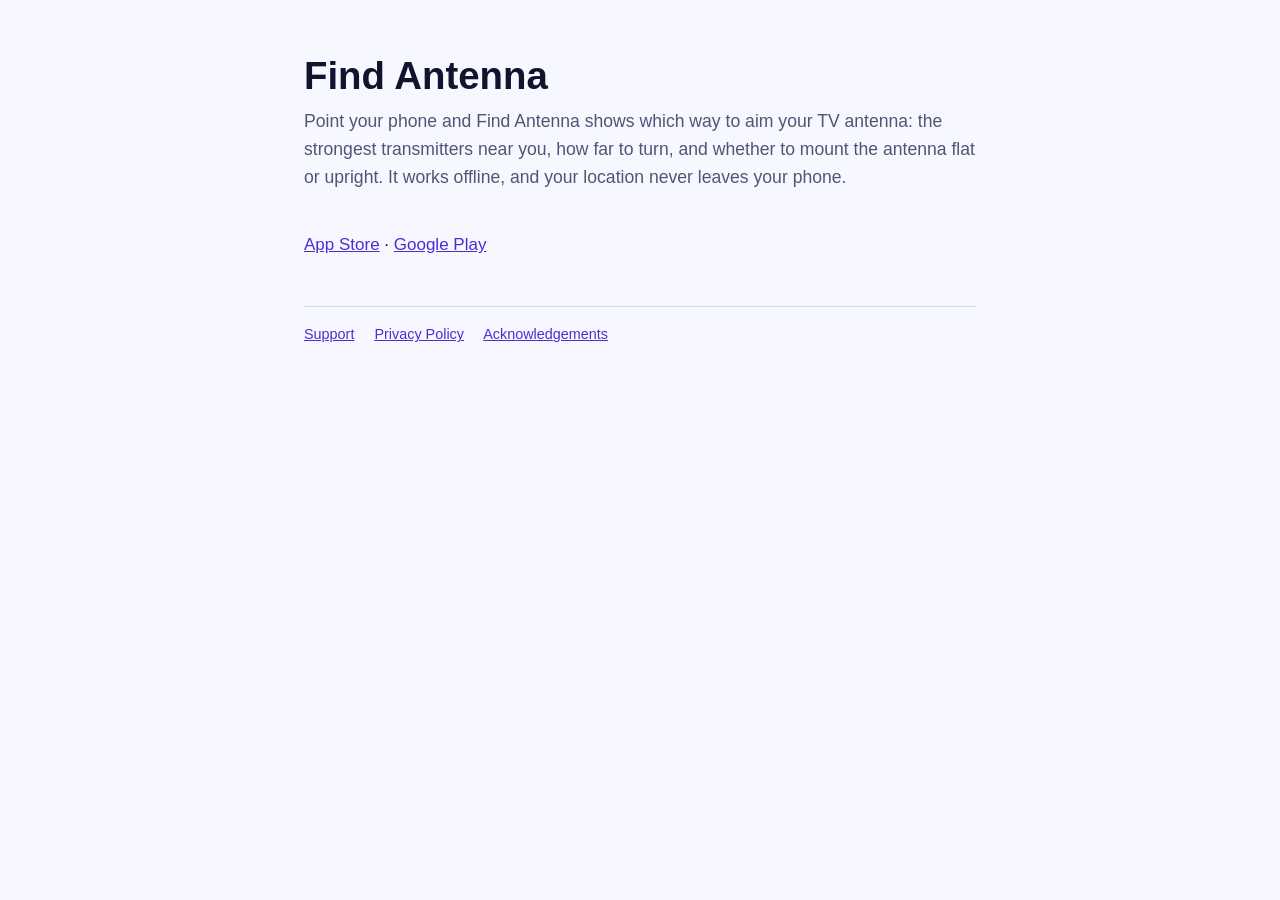
<file: index.html>
<!doctype html>
<html lang="en">
<head>
  <meta charset="utf-8">
  <meta name="viewport" content="width=device-width, initial-scale=1">
  <title>Find Antenna</title>
  <meta name="description" content="Point your phone and Find Antenna shows which way to aim a TV antenna.">
  <link rel="stylesheet" href="style.css">
  <link rel="icon" href="favicon.ico" sizes="32x32">
  <link rel="apple-touch-icon" href="apple-touch-icon.png">
</head>
<body>
<main>
  <header>
    <h1>Find Antenna</h1>
    <p class="lede">Point your phone and Find Antenna shows which way to aim your TV antenna: the
    strongest transmitters near you, how far to turn, and whether to mount the antenna flat or
    upright. It works offline, and your location never leaves your phone.</p>
  </header>

  <p><a href="https://apps.apple.com/app/id759184885">App Store</a> ·
  <a href="https://play.google.com/store/apps/details?id=com.briskbee.findantenna">Google Play</a></p>

  <footer>
    <a href="support/">Support</a>
    <a href="privacy/">Privacy Policy</a>
    <a href="acknowledgements/">Acknowledgements</a>
  </footer>
</main>
</body>
</html>
</file>
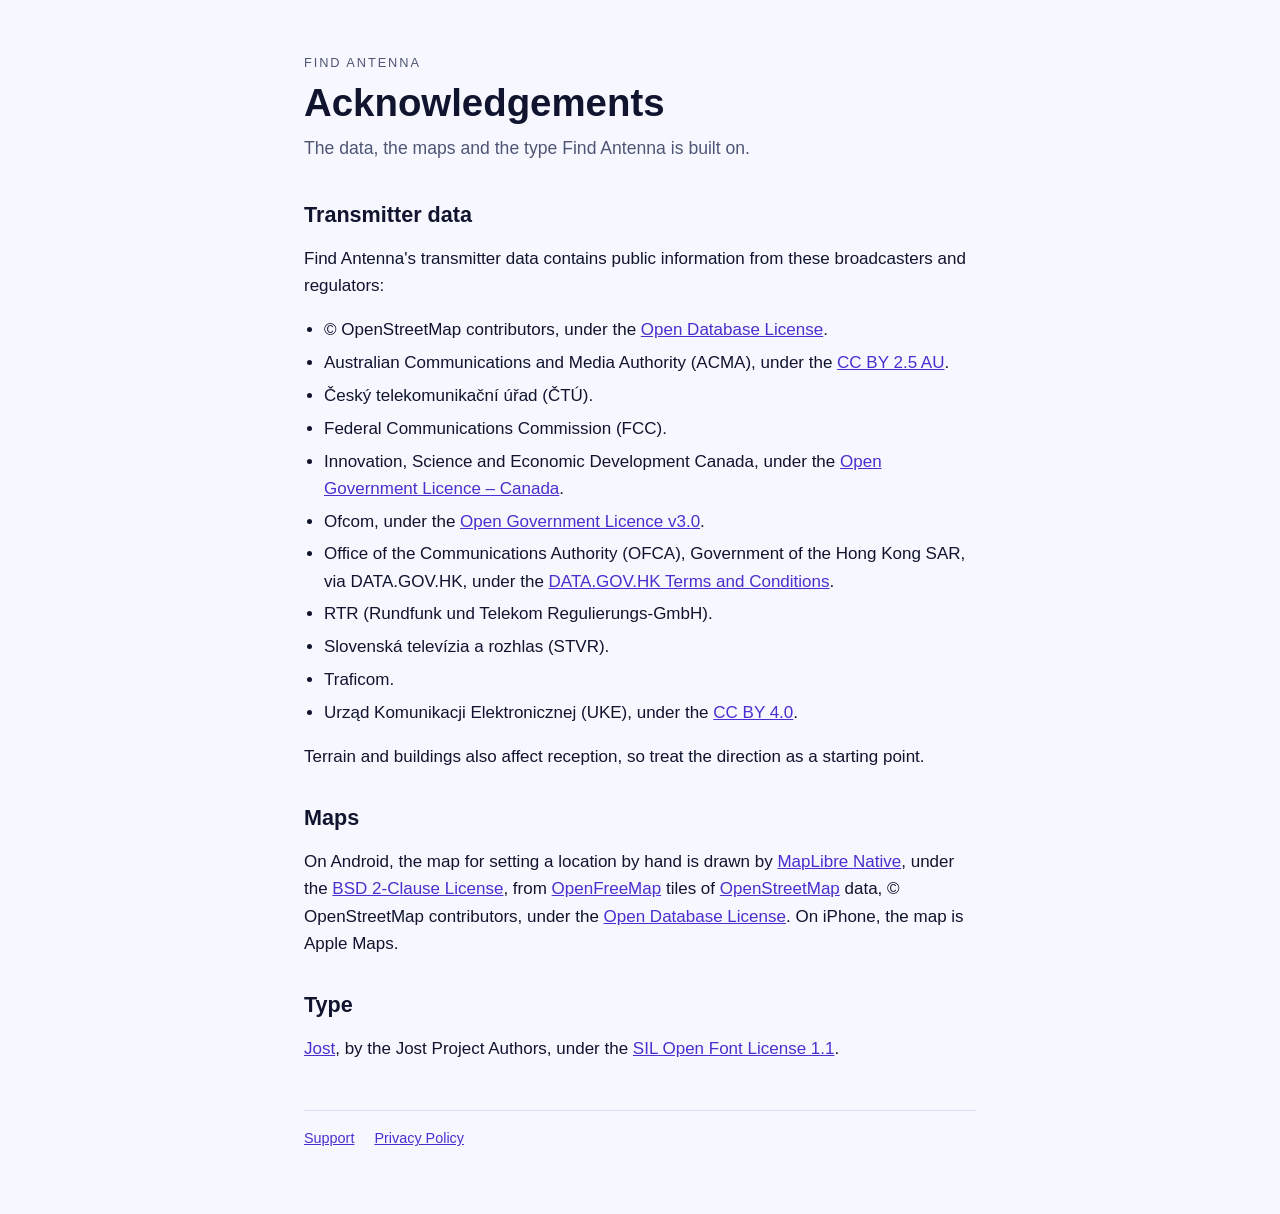
<file: acknowledgements/index.html>
<!doctype html>
<!-- Generated by data/tools/generate.ts from data/sources/attributions.json. Do not edit. -->
<html lang="en">
<head>
  <meta charset="utf-8">
  <meta name="viewport" content="width=device-width, initial-scale=1">
  <title>Find Antenna Acknowledgements</title>
  <meta name="description" content="Who Find Antenna's transmitter data is credited to, and the maps and the font it uses.">
  <link rel="stylesheet" href="../style.css">
  <link rel="icon" href="../favicon.ico" sizes="32x32">
  <link rel="apple-touch-icon" href="../apple-touch-icon.png">
</head>
<body>
<main>
  <header>
    <a class="app" href="../">Find Antenna</a>
    <h1>Acknowledgements</h1>
    <p class="lede">The data, the maps and the type Find Antenna is built on.</p>
  </header>

  <h2>Transmitter data</h2>
  <p>Find Antenna's transmitter data contains public information from these broadcasters and
  regulators:</p>
  <ul>
    <li>© OpenStreetMap contributors, under the <a href="https://opendatacommons.org/licenses/odbl/">Open Database License</a>.</li>
    <li>Australian Communications and Media Authority (ACMA), under the <a href="https://creativecommons.org/licenses/by/2.5/au/">CC BY 2.5 AU</a>.</li>
    <li>Český telekomunikační úřad (ČTÚ).</li>
    <li>Federal Communications Commission (FCC).</li>
    <li>Innovation, Science and Economic Development Canada, under the <a href="https://open.canada.ca/en/open-government-licence-canada">Open Government Licence – Canada</a>.</li>
    <li>Ofcom, under the <a href="https://www.nationalarchives.gov.uk/doc/open-government-licence/version/3/">Open Government Licence v3.0</a>.</li>
    <li>Office of the Communications Authority (OFCA), Government of the Hong Kong SAR, via DATA.GOV.HK, under the <a href="https://data.gov.hk/en/terms-and-conditions">DATA.GOV.HK Terms and Conditions</a>.</li>
    <li>RTR (Rundfunk und Telekom Regulierungs-GmbH).</li>
    <li>Slovenská televízia a rozhlas (STVR).</li>
    <li>Traficom.</li>
    <li>Urząd Komunikacji Elektronicznej (UKE), under the <a href="https://creativecommons.org/licenses/by/4.0/">CC BY 4.0</a>.</li>
  </ul>
  <p>Terrain and buildings also affect reception, so treat the direction as a starting point.</p>

  <h2>Maps</h2>
  <p>On Android, the map for setting a location by hand is drawn by
  <a href="https://maplibre.org/">MapLibre Native</a>, under the
  <a href="https://github.com/maplibre/maplibre-native/blob/main/LICENSE.md">BSD 2-Clause License</a>, from
  <a href="https://openfreemap.org/">OpenFreeMap</a> tiles of
  <a href="https://www.openstreetmap.org/copyright">OpenStreetMap</a> data, © OpenStreetMap
  contributors, under the <a href="https://opendatacommons.org/licenses/odbl/">Open Database License</a>.
  On iPhone, the map is Apple Maps.</p>

  <h2>Type</h2>
  <p><a href="https://github.com/indestructible-type/Jost">Jost</a>, by the Jost Project Authors, under the
  <a href="https://openfontlicense.org/">SIL Open Font License 1.1</a>.</p>

  <footer>
    <a href="../support/">Support</a>
    <a href="../privacy/">Privacy Policy</a>
  </footer>
</main>
</body>
</html>
</file>
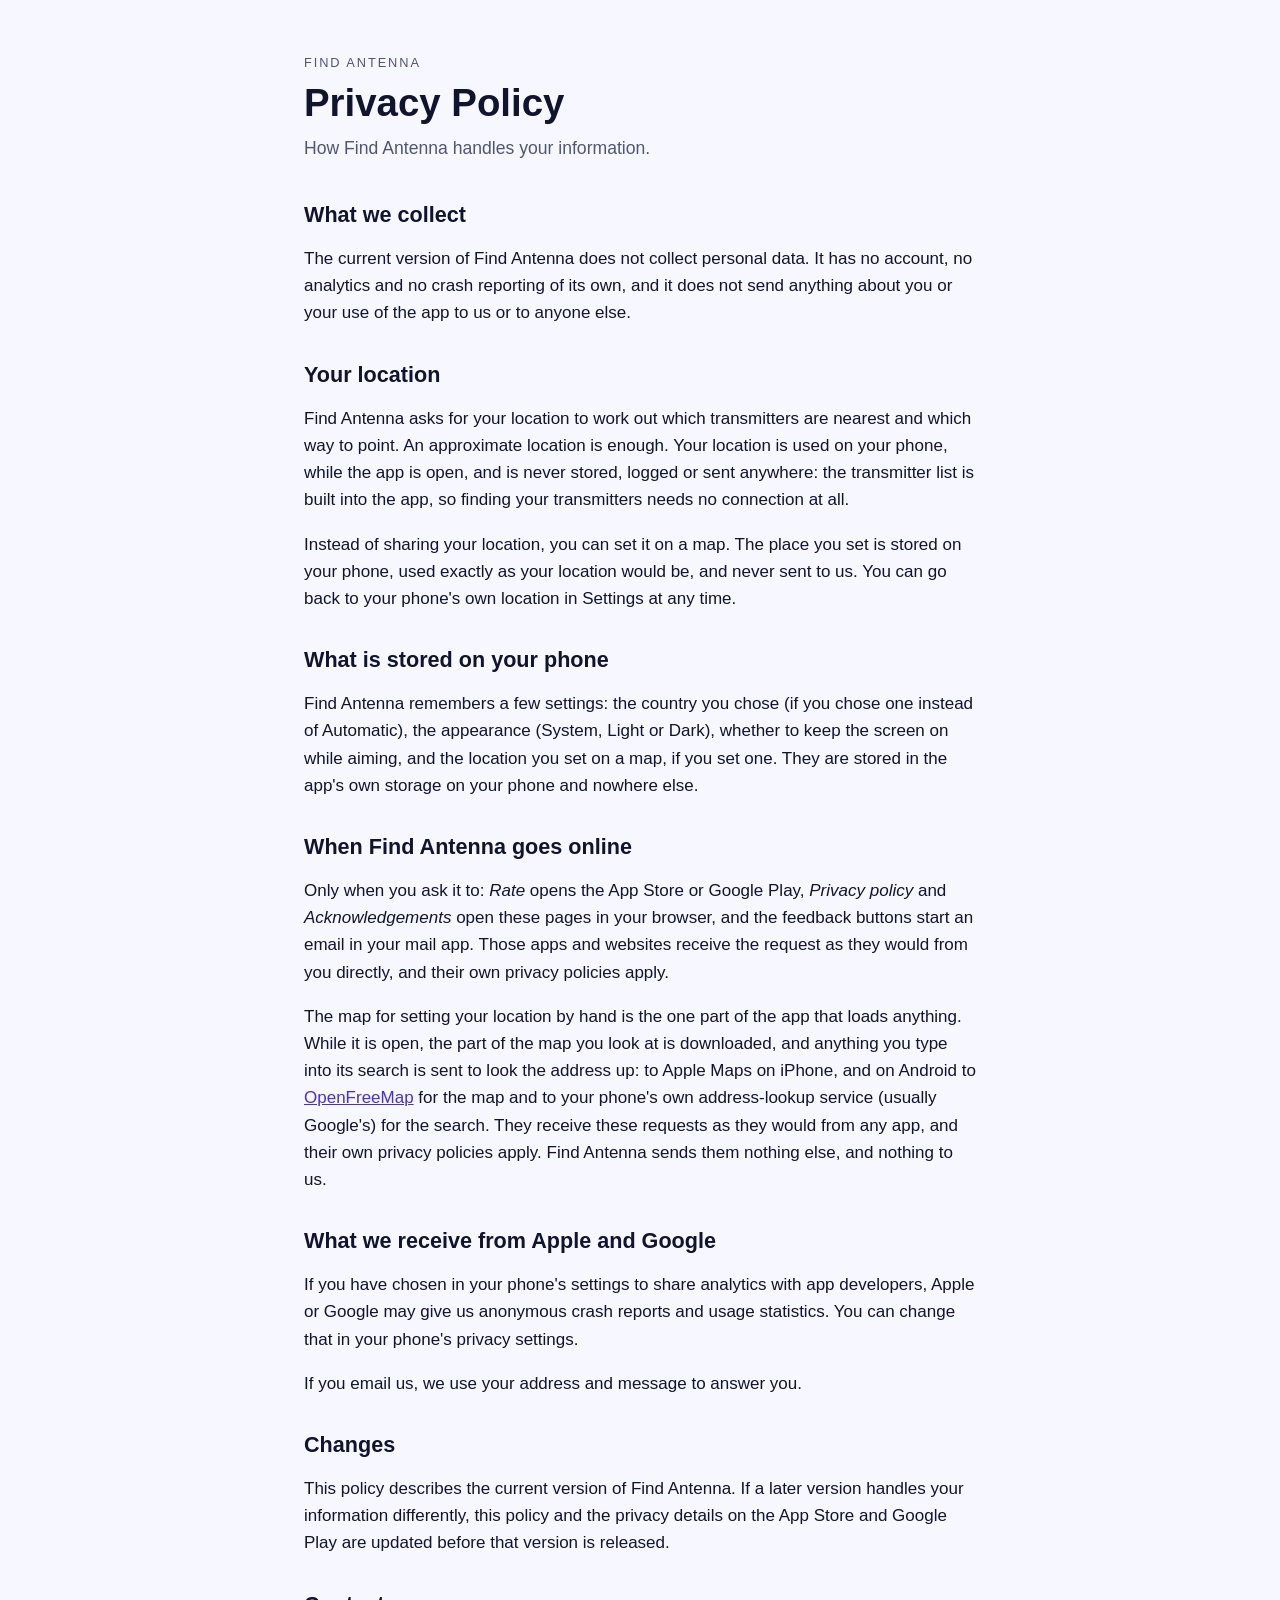
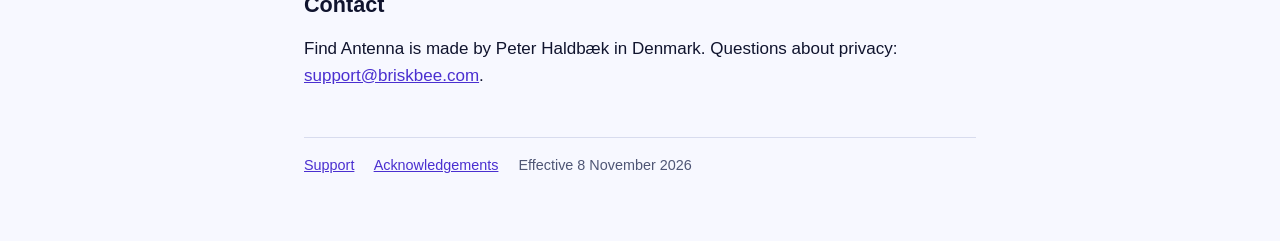
<file: privacy/index.html>
<!doctype html>
<html lang="en">
<head>
  <meta charset="utf-8">
  <meta name="viewport" content="width=device-width, initial-scale=1">
  <title>Find Antenna Privacy Policy</title>
  <meta name="description" content="How Find Antenna, the TV antenna compass, handles your information.">
  <link rel="stylesheet" href="../style.css">
  <link rel="icon" href="../favicon.ico" sizes="32x32">
  <link rel="apple-touch-icon" href="../apple-touch-icon.png">
</head>
<body>
<main>
  <header>
    <a class="app" href="../">Find Antenna</a>
    <h1>Privacy Policy</h1>
    <p class="lede">How Find Antenna handles your information.</p>
  </header>

  <h2>What we collect</h2>
  <p>The current version of Find Antenna does not collect personal data. It has no account, no
  analytics and no crash reporting of its own, and it does not send anything about you or your use of
  the app to us or to anyone else.</p>

  <h2>Your location</h2>
  <p>Find Antenna asks for your location to work out which transmitters are nearest and which way to
  point. An approximate location is enough. Your location is used on your phone, while the app is
  open, and is never stored, logged or sent anywhere: the transmitter list is built into the app, so
  finding your transmitters needs no connection at all.</p>
  <p>Instead of sharing your location, you can set it on a map. The place you set is stored on your
  phone, used exactly as your location would be, and never sent to us. You can go back to your
  phone's own location in Settings at any time.</p>

  <h2>What is stored on your phone</h2>
  <p>Find Antenna remembers a few settings: the country you chose (if you chose one instead of
  Automatic), the appearance (System, Light or Dark), whether to keep the screen on while aiming, and
  the location you set on a map, if you set one. They are stored in the app's own storage on your
  phone and nowhere else.</p>

  <h2>When Find Antenna goes online</h2>
  <p>Only when you ask it to: <em>Rate</em> opens the App Store or Google Play,
  <em>Privacy policy</em> and <em>Acknowledgements</em> open these pages in your browser, and the
  feedback buttons start an email in your mail app. Those apps and websites receive the request as they
  would from you directly, and their own privacy policies apply.</p>
  <p>The map for setting your location by hand is the one part of the app that loads anything. While it
  is open, the part of the map you look at is downloaded, and anything you type into its search is
  sent to look the address up: to Apple Maps on iPhone, and on Android to
  <a href="https://openfreemap.org/">OpenFreeMap</a> for the map and to your phone's own address-lookup
  service (usually Google's) for the search. They receive these requests as they would from any app,
  and their own privacy policies apply. Find Antenna sends them nothing else, and nothing to us.</p>

  <h2>What we receive from Apple and Google</h2>
  <p>If you have chosen in your phone's settings to share analytics with app developers, Apple or Google
  may give us anonymous crash reports and usage statistics. You can change that in your phone's privacy
  settings.</p>
  <p>If you email us, we use your address and message to answer you.</p>

  <h2>Changes</h2>
  <p>This policy describes the current version of Find Antenna. If a later version handles your
  information differently, this policy and the privacy details on the App Store and Google Play are
  updated before that version is released.</p>

  <h2>Contact</h2>
  <p>Find Antenna is made by Peter Haldbæk in Denmark. Questions about privacy:
  <a href="mailto:support@briskbee.com?subject=Find%20Antenna%20privacy">support@briskbee.com</a>.</p>

  <footer>
    <a href="../support/">Support</a>
    <a href="../acknowledgements/">Acknowledgements</a>
    <span>Effective 8 November 2026</span>
  </footer>
</main>
</body>
</html>
</file>
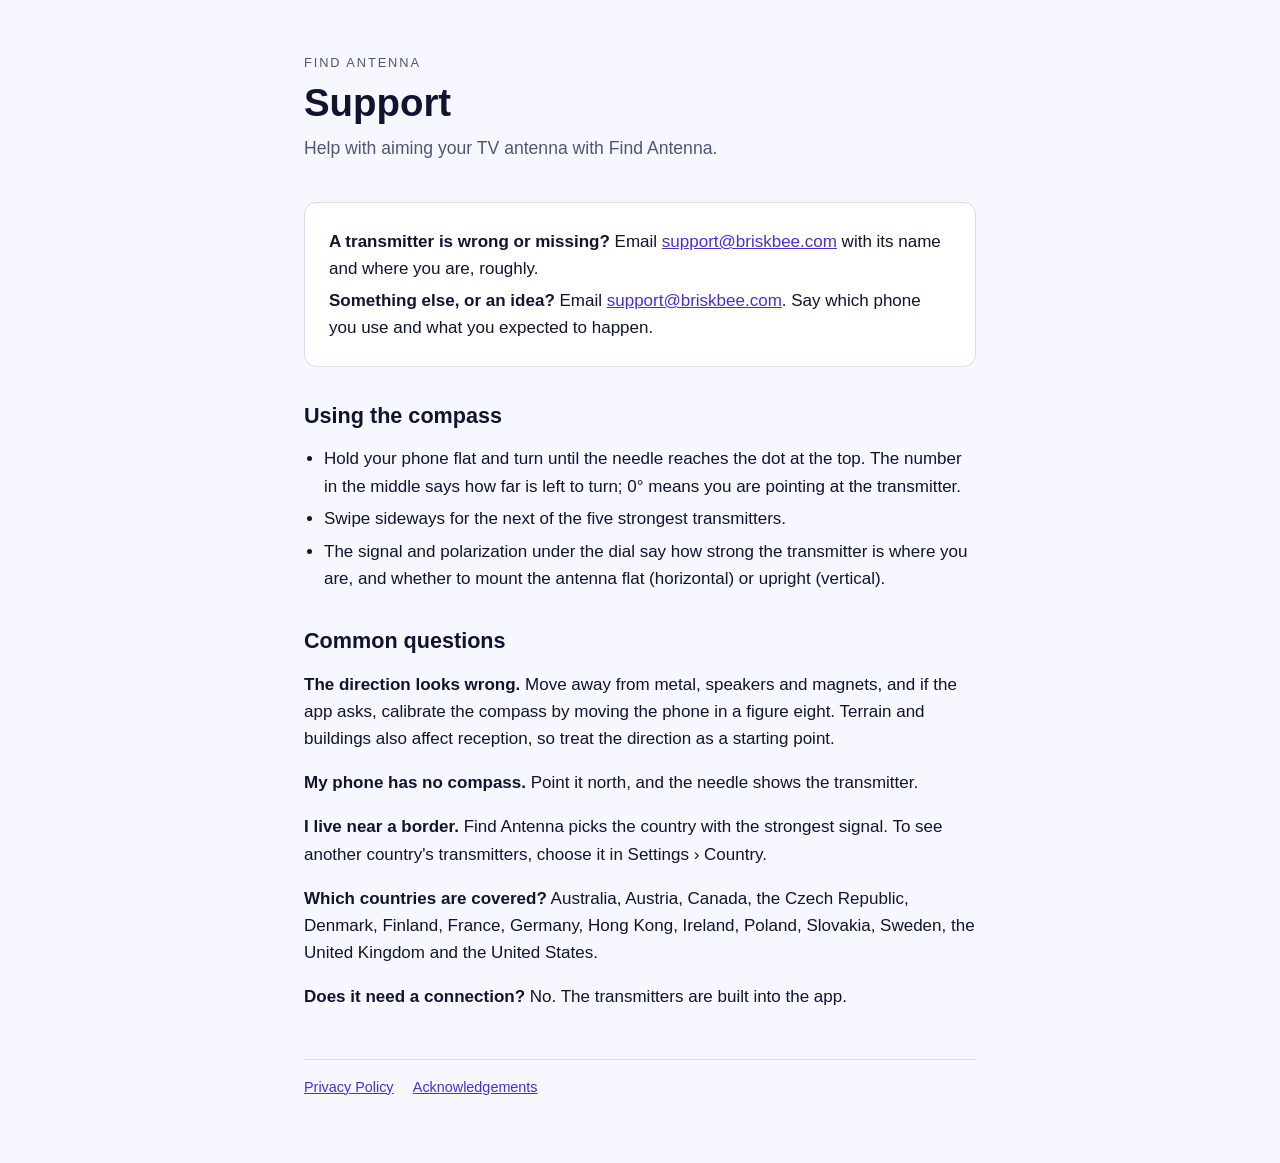
<file: support/index.html>
<!doctype html>
<html lang="en">
<head>
  <meta charset="utf-8">
  <meta name="viewport" content="width=device-width, initial-scale=1">
  <title>Find Antenna Support</title>
  <meta name="description" content="Help with Find Antenna, the TV antenna compass.">
  <link rel="stylesheet" href="../style.css">
  <link rel="icon" href="../favicon.ico" sizes="32x32">
  <link rel="apple-touch-icon" href="../apple-touch-icon.png">
</head>
<body>
<main>
  <header>
    <a class="app" href="../">Find Antenna</a>
    <h1>Support</h1>
    <p class="lede">Help with aiming your TV antenna with Find Antenna.</p>
  </header>

  <div class="card">
    <p><strong>A transmitter is wrong or missing?</strong> Email
    <a href="mailto:support@briskbee.com?subject=Transmitter%20data">support@briskbee.com</a> with its
    name and where you are, roughly.</p>
    <p><strong>Something else, or an idea?</strong> Email
    <a href="mailto:support@briskbee.com?subject=Feedback">support@briskbee.com</a>. Say which phone
    you use and what you expected to happen.</p>
  </div>

  <h2>Using the compass</h2>
  <ul>
    <li>Hold your phone flat and turn until the needle reaches the dot at the top. The number in the
    middle says how far is left to turn; 0° means you are pointing at the transmitter.</li>
    <li>Swipe sideways for the next of the five strongest transmitters.</li>
    <li>The signal and polarization under the dial say how strong the transmitter is where you are, and
    whether to mount the antenna flat (horizontal) or upright (vertical).</li>
  </ul>

  <h2>Common questions</h2>
  <p><strong>The direction looks wrong.</strong> Move away from metal, speakers and magnets, and if
  the app asks, calibrate the compass by moving the phone in a figure eight. Terrain and buildings also
  affect reception, so treat the direction as a starting point.</p>
  <p><strong>My phone has no compass.</strong> Point it north, and the needle shows the transmitter.</p>
  <p><strong>I live near a border.</strong> Find Antenna picks the country with the strongest signal.
  To see another country's transmitters, choose it in Settings › Country.</p>
  <p><strong>Which countries are covered?</strong> Australia, Austria, Canada, the Czech Republic,
  Denmark, Finland, France, Germany, Hong Kong, Ireland, Poland, Slovakia, Sweden, the United Kingdom
  and the United States.</p>
  <p><strong>Does it need a connection?</strong> No. The transmitters are built into the app.</p>

  <footer>
    <a href="../privacy/">Privacy Policy</a>
    <a href="../acknowledgements/">Acknowledgements</a>
  </footer>
</main>
</body>
</html>
</file>
<file: style.css>
/* The Find Antenna pages: the apps' Nebula colours, system fonts, light and dark. No web fonts or scripts. */
:root {
  --ground: #f7f8ff;
  --card: #ffffff;
  --ink: #10142e;
  --muted: #4f5675;
  --rule: #d8dcee;
  --accent: #4a2fd0;
  color-scheme: light dark;
}

@media (prefers-color-scheme: dark) {
  :root {
    --ground: #110a24;
    --card: #1d1238;
    --ink: #f4eeff;
    --muted: #a99ccb;
    --rule: #2f2352;
    --accent: #ff3dcb;
  }
}

* { box-sizing: border-box; }

body {
  margin: 0;
  background: var(--ground);
  color: var(--ink);
  font: 17px/1.6 -apple-system, BlinkMacSystemFont, "Segoe UI", Roboto, "Helvetica Neue", Arial, sans-serif;
  -webkit-text-size-adjust: 100%;
}

main {
  max-width: 44rem;
  margin: 0 auto;
  padding: 3rem 1rem 4rem;
}

header { margin-bottom: 2.5rem; }

.app {
  color: var(--muted);
  font-size: 0.8rem;
  letter-spacing: 0.15em;
  text-transform: uppercase;
  text-decoration: none;
}

h1, h2 { line-height: 1.2; }
h1 { font-size: 2.4rem; margin: 0.3rem 0 0.5rem; }
h2 { font-size: 1.35rem; margin: 2.2rem 0 0.5rem; }

.lede { color: var(--muted); font-size: 1.1rem; margin: 0; }

a { color: var(--accent); }

.card {
  background: var(--card);
  border: 1px solid var(--rule);
  border-radius: 12px;
  padding: 1.25rem 1.5rem;
  margin: 2rem 0;
}

.card p { margin: 0.3rem 0; }

ul { padding-left: 1.25rem; }
li { margin: 0.35rem 0; }

footer {
  border-top: 1px solid var(--rule);
  margin-top: 3rem;
  padding-top: 1rem;
  color: var(--muted);
  font-size: 0.9rem;
}

footer a { margin-right: 1rem; }
</file>
